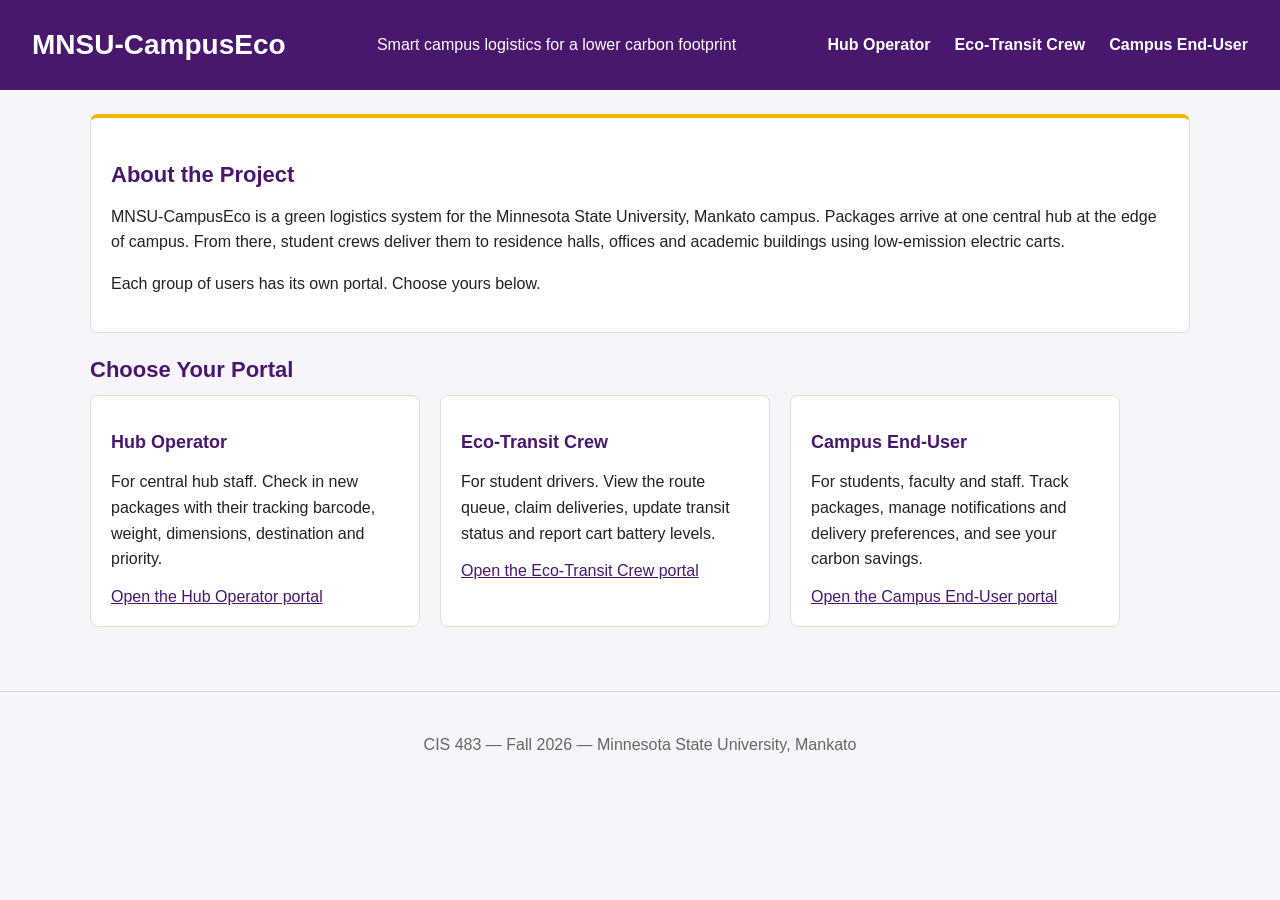
<file: index.html>
<!DOCTYPE html>
<html lang="en">
  <head>
    <meta charset="UTF-8">
    <meta name="viewport" content="width=device-width, initial-scale=1.0">
    <title>MNSU-CampusEco — Smart Logistics System</title>
    <link rel="stylesheet" href="css/main.css">
  </head>
  <body>
    <header>
      <h1>MNSU-CampusEco</h1>
      <p>Smart campus logistics for a lower carbon footprint</p>
      <nav>
        <ul>
          <li><a href="pages/operator.html">Hub Operator</a></li>
          <li><a href="pages/courier.html">Eco-Transit Crew</a></li>
          <li><a href="pages/enduser.html">Campus End-User</a></li>
        </ul>
      </nav>
    </header>

    <main>
      <div class="container">
        <section class="panel">
          <h2>About the Project</h2>
          <p>
            MNSU-CampusEco is a green logistics system for the Minnesota State
            University, Mankato campus. Packages arrive at one central hub at the
            edge of campus. From there, student crews deliver them to residence
            halls, offices and academic buildings using low-emission electric carts.
          </p>
          <p>
            Each group of users has its own portal. Choose yours below.
          </p>
        </section>

        <h2>Choose Your Portal</h2>
        <div class="card-row">
          <section class="card">
            <h3>Hub Operator</h3>
            <p>
              For central hub staff. Check in new packages with their tracking
              barcode, weight, dimensions, destination and priority.
            </p>
            <a href="pages/operator.html">Open the Hub Operator portal</a>
          </section>

          <section class="card">
            <h3>Eco-Transit Crew</h3>
            <p>
              For student drivers. View the route queue, claim deliveries, update
              transit status and report cart battery levels.
            </p>
            <a href="pages/courier.html">Open the Eco-Transit Crew portal</a>
          </section>

          <section class="card">
            <h3>Campus End-User</h3>
            <p>
              For students, faculty and staff. Track packages, manage notifications
              and delivery preferences, and see your carbon savings.
            </p>
            <a href="pages/enduser.html">Open the Campus End-User portal</a>
          </section>
        </div>
      </div>
    </main>

    <footer>
      <p>CIS 483 &mdash; Fall 2026 &mdash; Minnesota State University, Mankato</p>
    </footer>
  </body>
</html>
</file>
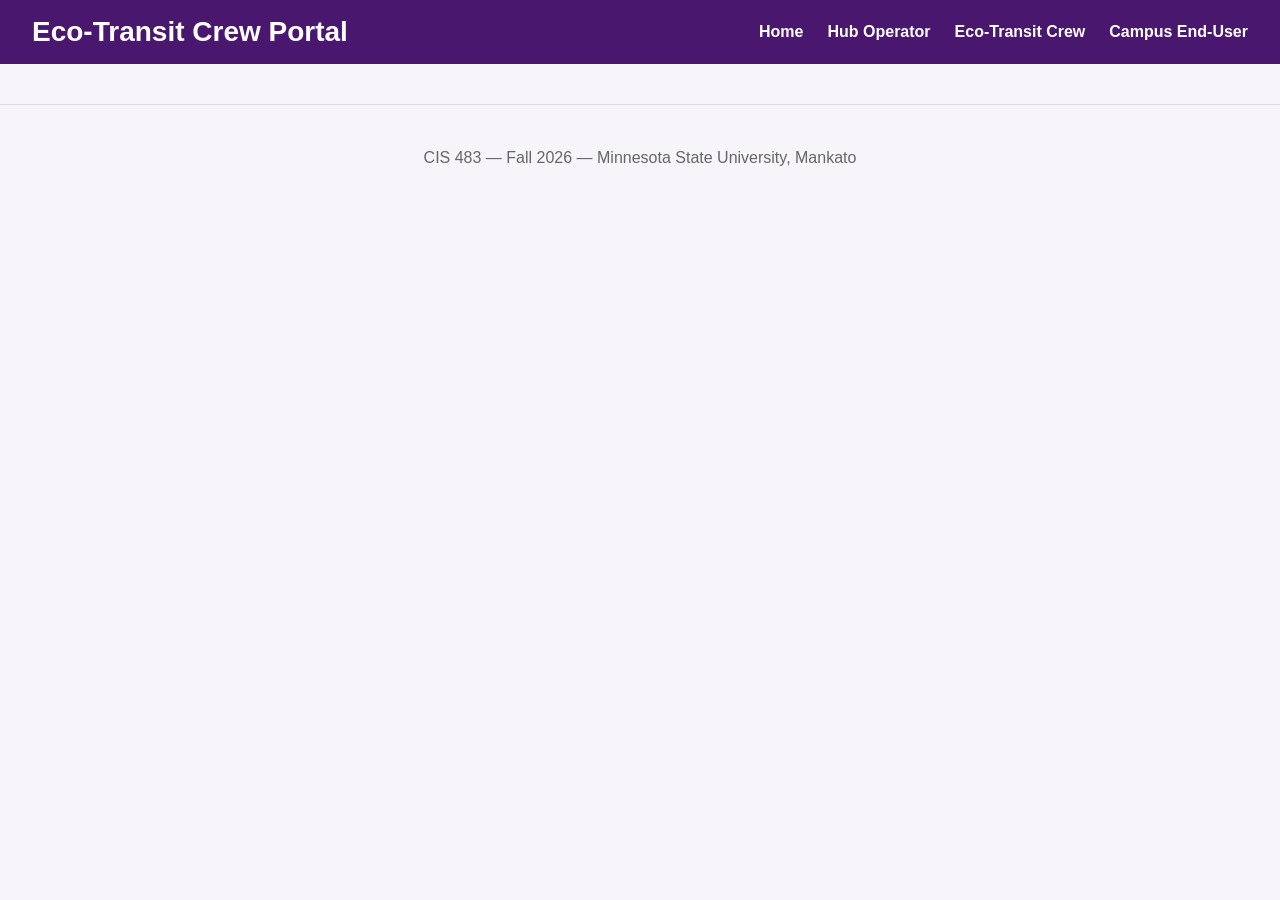
<file: pages/courier.html>
<!DOCTYPE html>
<html lang="en">
  <head>
    <meta charset="UTF-8">
    <meta name="viewport" content="width=device-width, initial-scale=1.0">
    <title>Eco-Transit Crew Portal — MNSU-CampusEco</title>
    <link rel="stylesheet" href="../css/main.css">
    <link rel="stylesheet" href="../css/courier.css">
  </head>
  <body>
    <header>
      <h1>Eco-Transit Crew Portal</h1>
      <nav>
        <ul>
          <li><a href="../index.html">Home</a></li>
          <li><a href="operator.html">Hub Operator</a></li>
          <li><a href="courier.html">Eco-Transit Crew</a></li>
          <li><a href="enduser.html">Campus End-User</a></li>
        </ul>
      </nav>
    </header>

    <main>
      <!-- TODO Phase 1 (Task 1.1):
           - Route queue table: package id, destination, priority, claim button
           - Transit status control (radio: Loaded / En Route / Delivered)
           - Cart battery status form (number input, 0-100)
      -->
    </main>

    <footer>
      <p>CIS 483 &mdash; Fall 2026 &mdash; Minnesota State University, Mankato</p>
    </footer>
  </body>
</html>
</file>
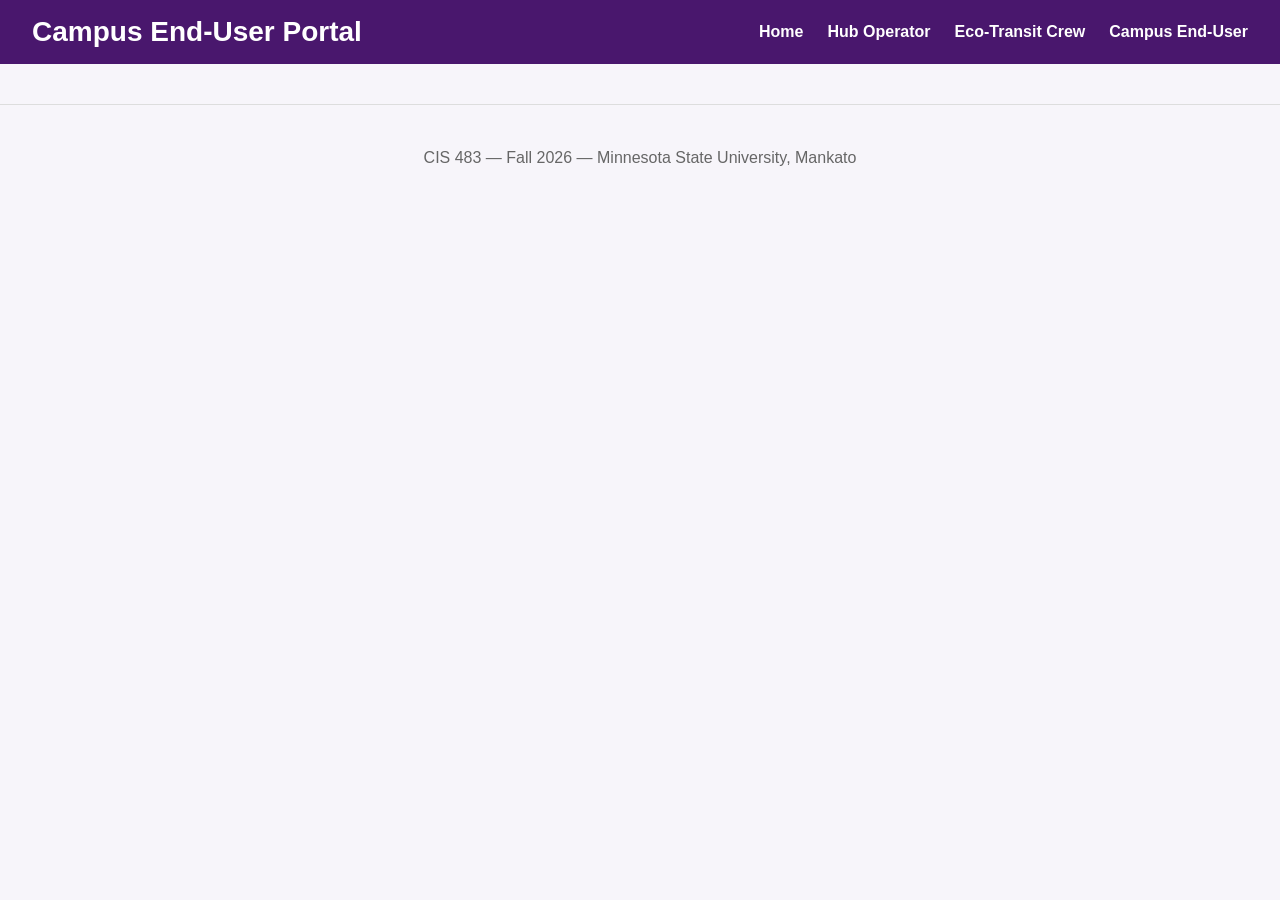
<file: pages/enduser.html>
<!DOCTYPE html>
<html lang="en">
  <head>
    <meta charset="UTF-8">
    <meta name="viewport" content="width=device-width, initial-scale=1.0">
    <title>Campus End-User Portal — MNSU-CampusEco</title>
    <link rel="stylesheet" href="../css/main.css">
    <link rel="stylesheet" href="../css/enduser.css">
  </head>
  <body>
    <header>
      <h1>Campus End-User Portal</h1>
      <nav>
        <ul>
          <li><a href="../index.html">Home</a></li>
          <li><a href="operator.html">Hub Operator</a></li>
          <li><a href="courier.html">Eco-Transit Crew</a></li>
          <li><a href="enduser.html">Campus End-User</a></li>
        </ul>
      </nav>
    </header>

    <main>
      <!-- TODO Phase 1 (Task 1.1 + 1.3):
           - Package tracking lookup form (tracking number, required, pattern)
           - Tracking history table
           - Notifications list
           - Delivery preference form (email, required, type=email; preferred
             building dropdown; notification checkboxes)
           - Carbon savings panel
      -->
    </main>

    <footer>
      <p>CIS 483 &mdash; Fall 2026 &mdash; Minnesota State University, Mankato</p>
    </footer>
  </body>
</html>
</file>
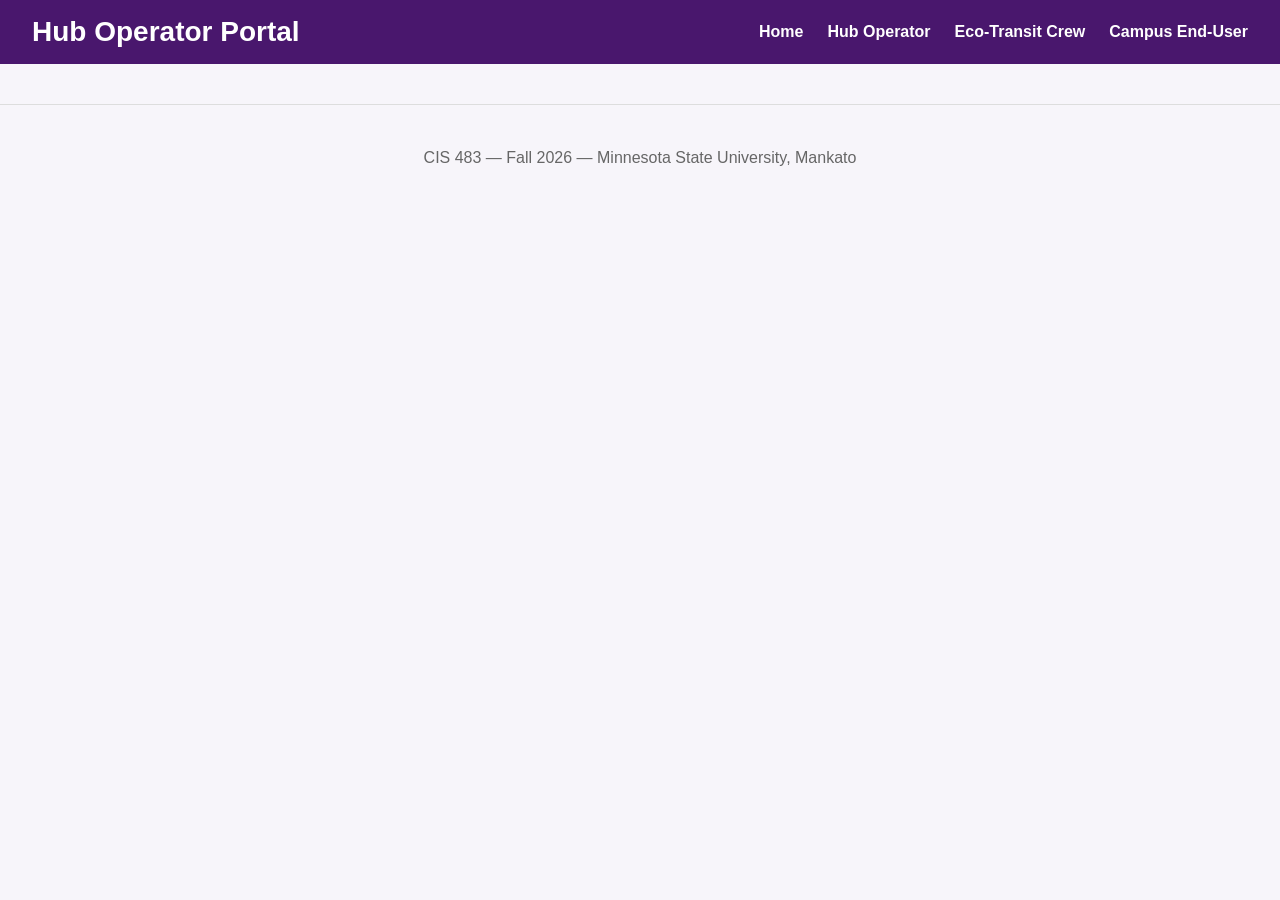
<file: pages/operator.html>
<!DOCTYPE html>
<html lang="en">
  <head>
    <meta charset="UTF-8">
    <meta name="viewport" content="width=device-width, initial-scale=1.0">
    <title>Hub Operator Portal — MNSU-CampusEco</title>
    <link rel="stylesheet" href="../css/main.css">
    <link rel="stylesheet" href="../css/operator.css">
  </head>
  <body>
    <header>
      <h1>Hub Operator Portal</h1>
      <nav>
        <ul>
          <li><a href="../index.html">Home</a></li>
          <li><a href="operator.html">Hub Operator</a></li>
          <li><a href="courier.html">Eco-Transit Crew</a></li>
          <li><a href="enduser.html">Campus End-User</a></li>
        </ul>
      </nav>
    </header>

    <main>
      <!-- TODO Phase 1 (Task 1.1 + 1.3):
           - Package check-in form: tracking barcode (text, required, pattern),
             weight (number, required, max), dimensions, destination building
             (dropdown), locker array, urgent priority (radio or checkbox)
           - Submit and reset buttons
           - Table listing checked-in packages
      -->
    </main>

    <footer>
      <p>CIS 483 &mdash; Fall 2026 &mdash; Minnesota State University, Mankato</p>
    </footer>
  </body>
</html>
</file>
<file: css/main.css>
/* ==========================================================
   main.css — shared theme for MNSU-CampusEco
   Owner: Member 4. Portal stylesheets build on top of this.

   COLOR SCHEME (use these exact values in your portal CSS)
     Main purple ........ #49176D  (header, buttons, headings)
     Dark purple ........ #33104D  (hover states)
     Gold accent ........ #F2B700  (small highlights only)
     Page background .... #F7F5FA
     Card background .... #FFFFFF
     Body text .......... #222222
     Muted text ......... #666666
     Borders ............ #DDDDDD

   SHARED CLASS NAMES (reuse these, don't rename them)
     .container   centered page wrapper
     .card        content box
     .panel       content box for a section or dashboard area
     .card-row    puts cards side by side, wrapping to a new line
     .form-group  label stacked above its input
   Shared elements also styled here: button, input, select,
   table, th, td.
   ========================================================== */

/* Base: font, colors, and spacing for the whole site */
body {
  font-family: Arial, Helvetica, sans-serif;
  background-color: #F7F5FA;
  color: #222222;
  margin: 0;
}

/* Header: purple bar across the top, items in one row */
header {
  background-color: #49176D;
  color: #FFFFFF;
  padding: 16px 32px;
  display: flex;
  justify-content: space-between;
  align-items: center;
}

/* Nav list: links side by side with no bullets */
nav ul {
  display: flex;
  gap: 24px;
  list-style: none;
  margin: 0;
  padding: 0;
}

/* Nav links: white text with no underline */
nav a {
  color: #FFFFFF;
  text-decoration: none;
  font-weight: bold;
}

/* Nav links on hover: gold accent with an underline */
nav a:hover {
  color: #F2B700;
  text-decoration: underline;
}

/* Headings: size and spacing for each level */
h1 {
  font-size: 28px;
  margin: 0;
}

h2 {
  font-size: 22px;
  color: #49176D;
  margin: 24px 0 12px 0;
}

h3 {
  font-size: 18px;
  color: #49176D;
  margin: 16px 0 8px 0;
}

/* Paragraphs: extra space between lines for easier reading */
p {
  line-height: 1.6;
}

/* Links in page content: purple, darker on hover */
a {
  color: #49176D;
}

a:hover {
  color: #33104D;
  text-decoration: underline;
}

/* Container: centers page content and limits its width */
.container {
  max-width: 1100px;
  margin: 0 auto;
  padding: 24px 32px;
}

/* Card and panel: white boxes that group related content */
.card,
.panel {
  background-color: #FFFFFF;
  border: 1px solid #DDDDDD;
  border-radius: 8px;
  padding: 20px;
  margin-bottom: 20px;
}

/* Panel only: thin gold accent line along the top edge */
.panel {
  border-top: 4px solid #F2B700;
}

/* Card row: lines cards up side by side and wraps them when out of room */
.card-row {
  display: flex;
  flex-wrap: wrap;
  gap: 20px;
}

/* Cards inside a card row: equal widths, spacing comes from the gap */
.card-row .card {
  width: 330px;
  box-sizing: border-box;
  margin-bottom: 0;
}

/* Form group: stacks a label on top of its input */
.form-group {
  display: flex;
  flex-direction: column;
  gap: 6px;
  margin-bottom: 16px;
}

.form-group label {
  font-weight: bold;
}

/* Inputs and dropdowns: full width with padding and rounded corners */
input,
select {
  width: 100%;
  box-sizing: border-box;
  padding: 8px 10px;
  border: 2px solid #DDDDDD;
  border-radius: 4px;
  font-family: Arial, Helvetica, sans-serif;
  font-size: 16px;
}

/* Inputs and dropdowns in focus: purple border shows which field is active */
input:focus,
select:focus {
  border: 2px solid #49176D;
}

/* Buttons: purple with white text */
button {
  background-color: #49176D;
  color: #FFFFFF;
  border: none;
  border-radius: 4px;
  padding: 10px 20px;
  font-family: Arial, Helvetica, sans-serif;
  font-size: 16px;
  font-weight: bold;
  cursor: pointer;
}

/* Buttons on hover: darker purple */
button:hover {
  background-color: #33104D;
}

/* Tables: full-width tracking logs on a white background */
table {
  width: 100%;
  background-color: #FFFFFF;
  border: 1px solid #DDDDDD;
  margin-bottom: 20px;
}

/* Table header row: purple background with white text */
th {
  background-color: #49176D;
  color: #FFFFFF;
  text-align: left;
  padding: 10px 12px;
}

/* Table cells: padding and a light border */
td {
  padding: 10px 12px;
  border: 1px solid #DDDDDD;
}

/* Footer: centered, muted text at the bottom of every page */
footer {
  text-align: center;
  color: #666666;
  padding: 24px 32px;
  margin-top: 40px;
  border-top: 1px solid #DDDDDD;
}
</file>
<file: css/courier.css>
/* courier.css — courier portal styles
   TODO Phase 1 (Task 1.2): Flexbox or Grid layout for this portal's
   forms, cards, dashboard panels and tables. */
</file>
<file: css/enduser.css>
/* enduser.css — enduser portal styles
   TODO Phase 1 (Task 1.2): Flexbox or Grid layout for this portal's
   forms, cards, dashboard panels and tables. */
</file>
<file: css/operator.css>
/* operator.css — operator portal styles
   TODO Phase 1 (Task 1.2): Flexbox or Grid layout for this portal's
   forms, cards, dashboard panels and tables. */
</file>
